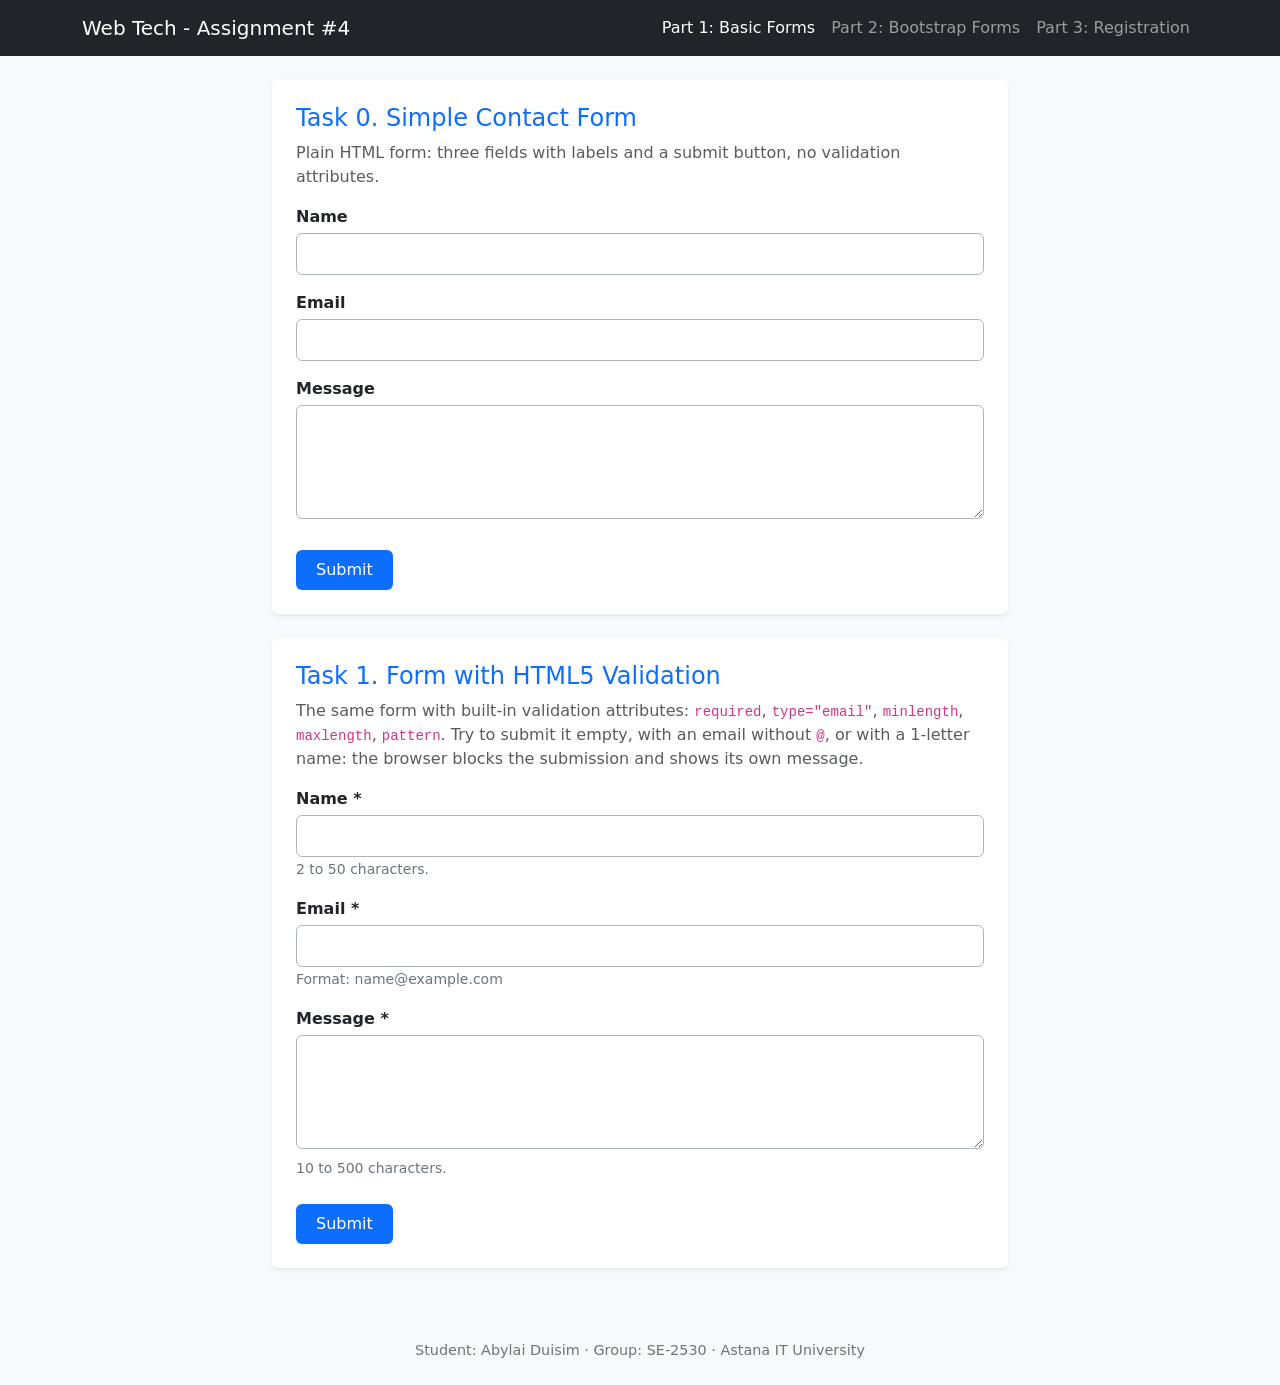
<file: index.html>
<!DOCTYPE html>
<html lang="en">
<head>
    <meta charset="UTF-8">
    <meta name="viewport" content="width=device-width, initial-scale=1.0">
    <title>Part 1: Basic HTML Forms</title>
    <link href="https://cdn.jsdelivr.net/npm/bootstrap@5.3.3/dist/css/bootstrap.min.css" rel="stylesheet">
    <link href="style.css" rel="stylesheet">
</head>
<body class="bg-light">
    <nav class="navbar navbar-expand-lg navbar-dark bg-dark mb-4">
        <div class="container">
            <a class="navbar-brand" href="index.html">Web Tech - Assignment #4</a>
            <button class="navbar-toggler" type="button" data-bs-toggle="collapse" data-bs-target="#navbarNav" aria-controls="navbarNav" aria-expanded="false" aria-label="Toggle navigation">
                <span class="navbar-toggler-icon"></span>
            </button>
            <div class="collapse navbar-collapse" id="navbarNav">
                <ul class="navbar-nav ms-auto">
                    <li class="nav-item"><a class="nav-link active" href="index.html" aria-current="page">Part 1: Basic Forms</a></li>
                    <li class="nav-item"><a class="nav-link" href="task2-3.html">Part 2: Bootstrap Forms</a></li>
                    <li class="nav-item"><a class="nav-link" href="task4.html">Part 3: Registration</a></li>
                </ul>
            </div>
        </div>
    </nav>

    <main class="container my-4">
        <div class="row justify-content-center">
            <div class="col-lg-8">

                <section class="bg-white p-4 rounded shadow-sm mb-4" aria-labelledby="task0-title">
                    <h1 class="h4 text-primary" id="task0-title">Task 0. Simple Contact Form</h1>
                    <p class="text-muted">Plain HTML form: three fields with labels and a submit button, no validation attributes.</p>

                    <form class="basic-form" action="#" method="get">
                        <div class="field">
                            <label for="t0Name">Name</label>
                            <input type="text" id="t0Name" name="name">
                        </div>
                        <div class="field">
                            <label for="t0Email">Email</label>
                            <input type="email" id="t0Email" name="email">
                        </div>
                        <div class="field">
                            <label for="t0Message">Message</label>
                            <textarea id="t0Message" name="message" rows="4"></textarea>
                        </div>
                        <button type="submit">Submit</button>
                    </form>
                </section>

                <section class="bg-white p-4 rounded shadow-sm mb-4" aria-labelledby="task1-title">
                    <h2 class="h4 text-primary" id="task1-title">Task 1. Form with HTML5 Validation</h2>
                    <p class="text-muted">
                        The same form with built-in validation attributes: <code>required</code>, <code>type="email"</code>,
                        <code>minlength</code>, <code>maxlength</code>, <code>pattern</code>.
                        Try to submit it empty, with an email without <code>@</code>, or with a 1-letter name:
                        the browser blocks the submission and shows its own message.
                    </p>

                    <form class="basic-form" action="#" method="get">
                        <div class="field">
                            <label for="t1Name">Name *</label>
                            <input type="text" id="t1Name" name="name" required minlength="2" maxlength="50"
                                   autocomplete="name" aria-describedby="t1NameHint">
                            <span class="hint" id="t1NameHint">2 to 50 characters.</span>
                        </div>
                        <div class="field">
                            <label for="t1Email">Email *</label>
                            <input type="email" id="t1Email" name="email" required maxlength="100"
                                   autocomplete="email" pattern="[^@\s]+@[^@\s]+\.[^@\s]{2,}"
                                   title="Enter an email like name@example.com" aria-describedby="t1EmailHint">
                            <span class="hint" id="t1EmailHint">Format: name@example.com</span>
                        </div>
                        <div class="field">
                            <label for="t1Message">Message *</label>
                            <textarea id="t1Message" name="message" rows="4" required minlength="10" maxlength="500"
                                      aria-describedby="t1MessageHint"></textarea>
                            <span class="hint" id="t1MessageHint">10 to 500 characters.</span>
                        </div>
                        <button type="submit">Submit</button>
                    </form>
                </section>

            </div>
        </div>
    </main>

    <footer class="site-footer text-center py-4">
        Student: Abylai Duisim &middot; Group: SE-2530 &middot; Astana IT University
    </footer>

    <script src="https://cdn.jsdelivr.net/npm/bootstrap@5.3.3/dist/js/bootstrap.bundle.min.js"></script>
</body>
</html>
</file>
<file: style.css>
.basic-form .field { margin-bottom: 1rem; }
.basic-form label { display: block; margin-bottom: .25rem; font-weight: 600; }
.basic-form input[type="text"],
.basic-form input[type="email"],
.basic-form textarea {
    width: 100%;
    padding: .5rem .75rem;
    border: 1px solid #adb5bd;
    border-radius: 6px;
    font: inherit;
    box-sizing: border-box;
}
.basic-form textarea { resize: vertical; min-height: 6rem; }
.basic-form input:focus,
.basic-form textarea:focus {
    outline: none;
    border-color: #0d6efd;
    box-shadow: 0 0 0 .2rem rgba(13, 110, 253, .25);
}
.basic-form button {
    margin-top: .5rem;
    padding: .5rem 1.25rem;
    border: 0;
    border-radius: 6px;
    background: #0d6efd;
    color: #fff;
    font: inherit;
    cursor: pointer;
}
.basic-form button:hover { background: #0b5ed7; }
.basic-form .hint { color: #6c757d; font-size: .875rem; }

footer.site-footer { color: #6c757d; font-size: .9rem; }
</file>
